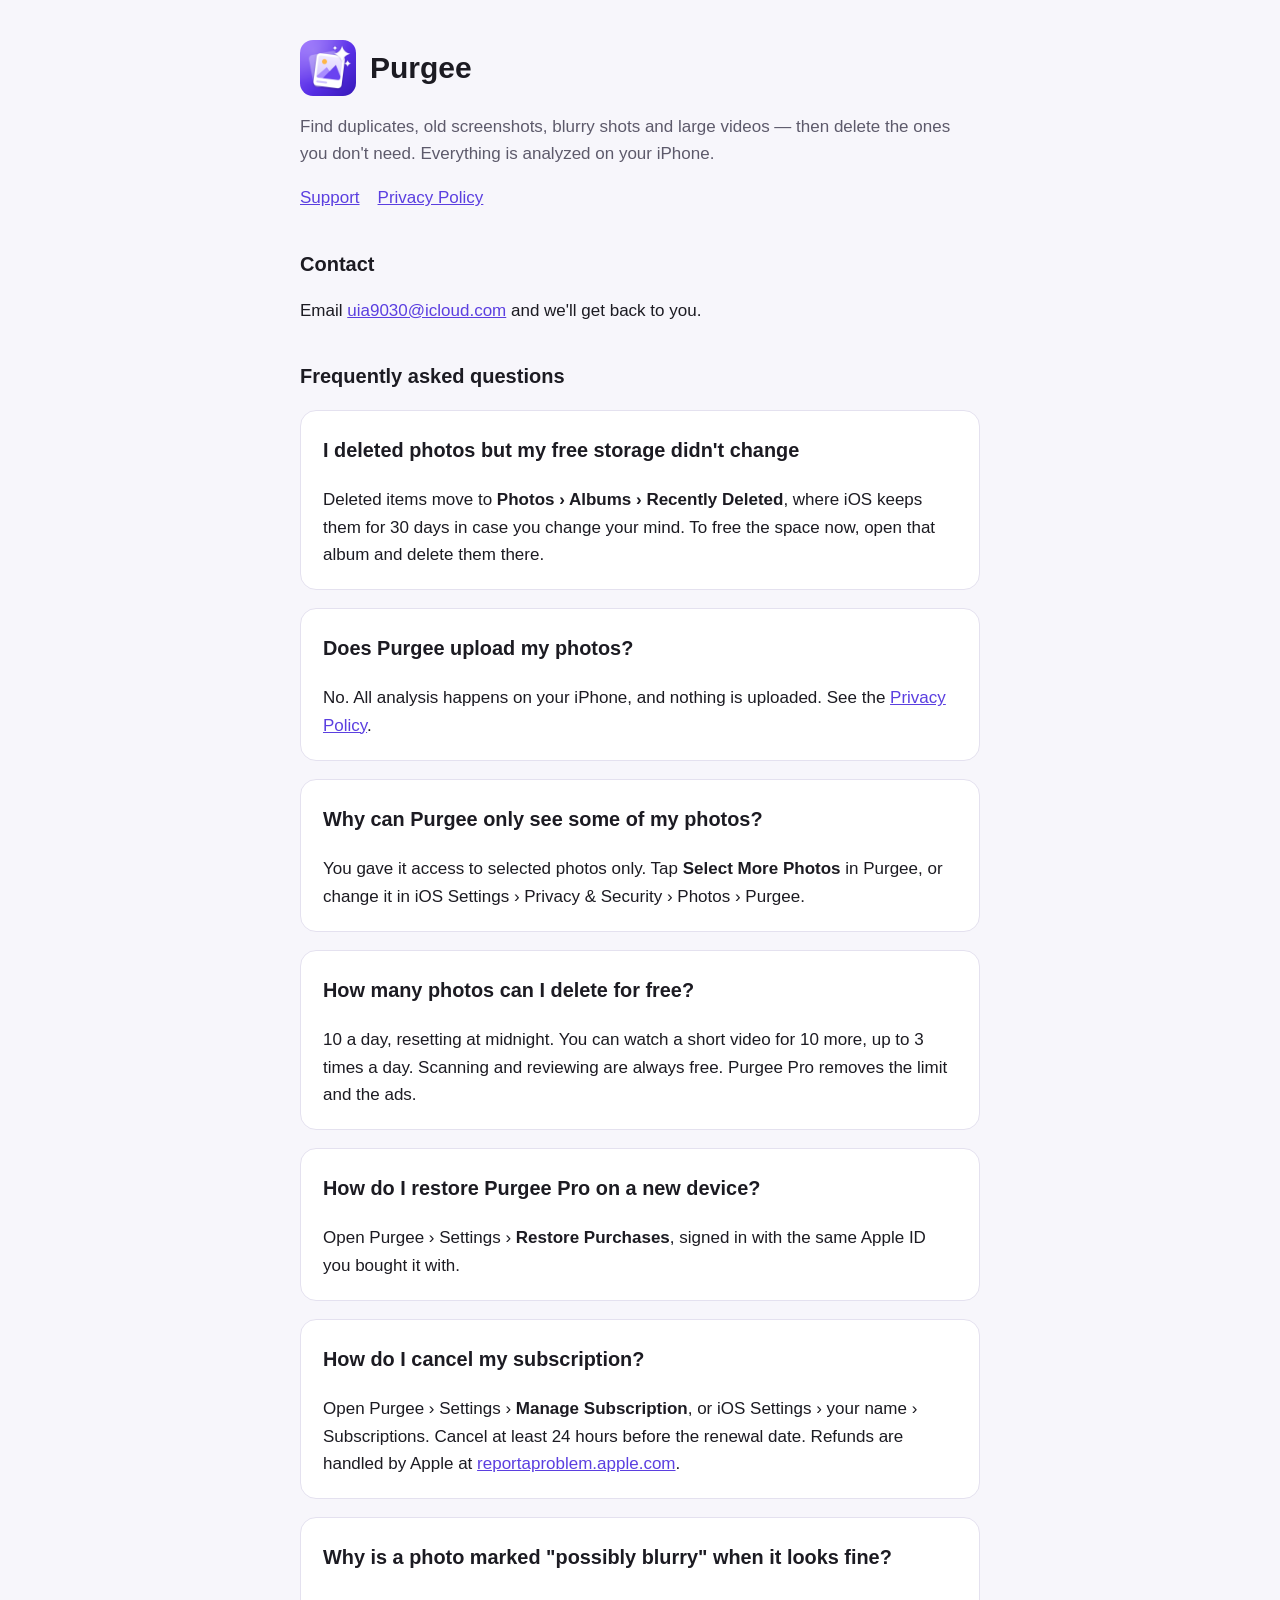
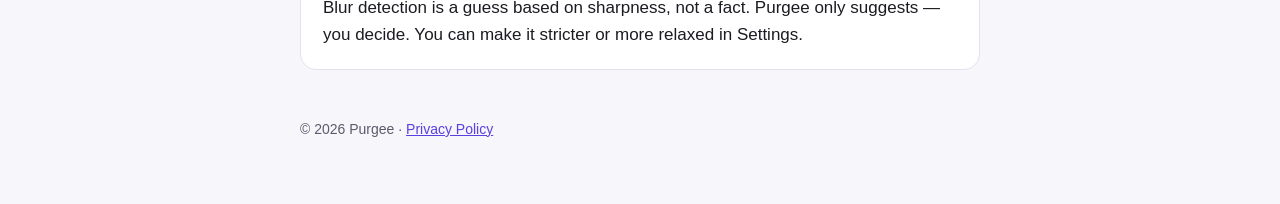
<file: index.html>
<!DOCTYPE html>
<html lang="en">
<head>
<meta charset="utf-8">
<meta name="viewport" content="width=device-width, initial-scale=1">
<title>Purgee — Support</title>
<link rel="stylesheet" href="style.css">
</head>
<body>
<main>
  <header>
    <img src="icon.png" alt="">
    <h1>Purgee</h1>
  </header>
  <p class="muted">Find duplicates, old screenshots, blurry shots and large videos — then delete the ones you don't need. Everything is analyzed on your iPhone.</p>
  <nav><a href="index.html">Support</a><a href="privacy.html">Privacy Policy</a></nav>

  <h2>Contact</h2>
  <p>Email <a href="mailto:uia9030@icloud.com">uia9030@icloud.com</a> and we'll get back to you.</p>

  <h2>Frequently asked questions</h2>

  <div class="card">
    <h3>I deleted photos but my free storage didn't change</h3>
    <p>Deleted items move to <strong>Photos › Albums › Recently Deleted</strong>, where iOS keeps them
    for 30 days in case you change your mind. To free the space now, open that album and delete them there.</p>
  </div>

  <div class="card">
    <h3>Does Purgee upload my photos?</h3>
    <p>No. All analysis happens on your iPhone, and nothing is uploaded. See the <a href="privacy.html">Privacy Policy</a>.</p>
  </div>

  <div class="card">
    <h3>Why can Purgee only see some of my photos?</h3>
    <p>You gave it access to selected photos only. Tap <strong>Select More Photos</strong> in Purgee,
    or change it in iOS Settings › Privacy &amp; Security › Photos › Purgee.</p>
  </div>

  <div class="card">
    <h3>How many photos can I delete for free?</h3>
    <p>10 a day, resetting at midnight. You can watch a short video for 10 more, up to 3 times a day.
    Scanning and reviewing are always free. Purgee Pro removes the limit and the ads.</p>
  </div>

  <div class="card">
    <h3>How do I restore Purgee Pro on a new device?</h3>
    <p>Open Purgee › Settings › <strong>Restore Purchases</strong>, signed in with the same Apple ID you bought it with.</p>
  </div>

  <div class="card">
    <h3>How do I cancel my subscription?</h3>
    <p>Open Purgee › Settings › <strong>Manage Subscription</strong>, or iOS Settings › your name › Subscriptions.
    Cancel at least 24 hours before the renewal date. Refunds are handled by Apple at
    <a href="https://reportaproblem.apple.com">reportaproblem.apple.com</a>.</p>
  </div>

  <div class="card">
    <h3>Why is a photo marked "possibly blurry" when it looks fine?</h3>
    <p>Blur detection is a guess based on sharpness, not a fact. Purgee only suggests — you decide.
    You can make it stricter or more relaxed in Settings.</p>
  </div>

  <footer>© 2026 Purgee · <a href="privacy.html">Privacy Policy</a></footer>
</main>
</body>
</html>
</file>
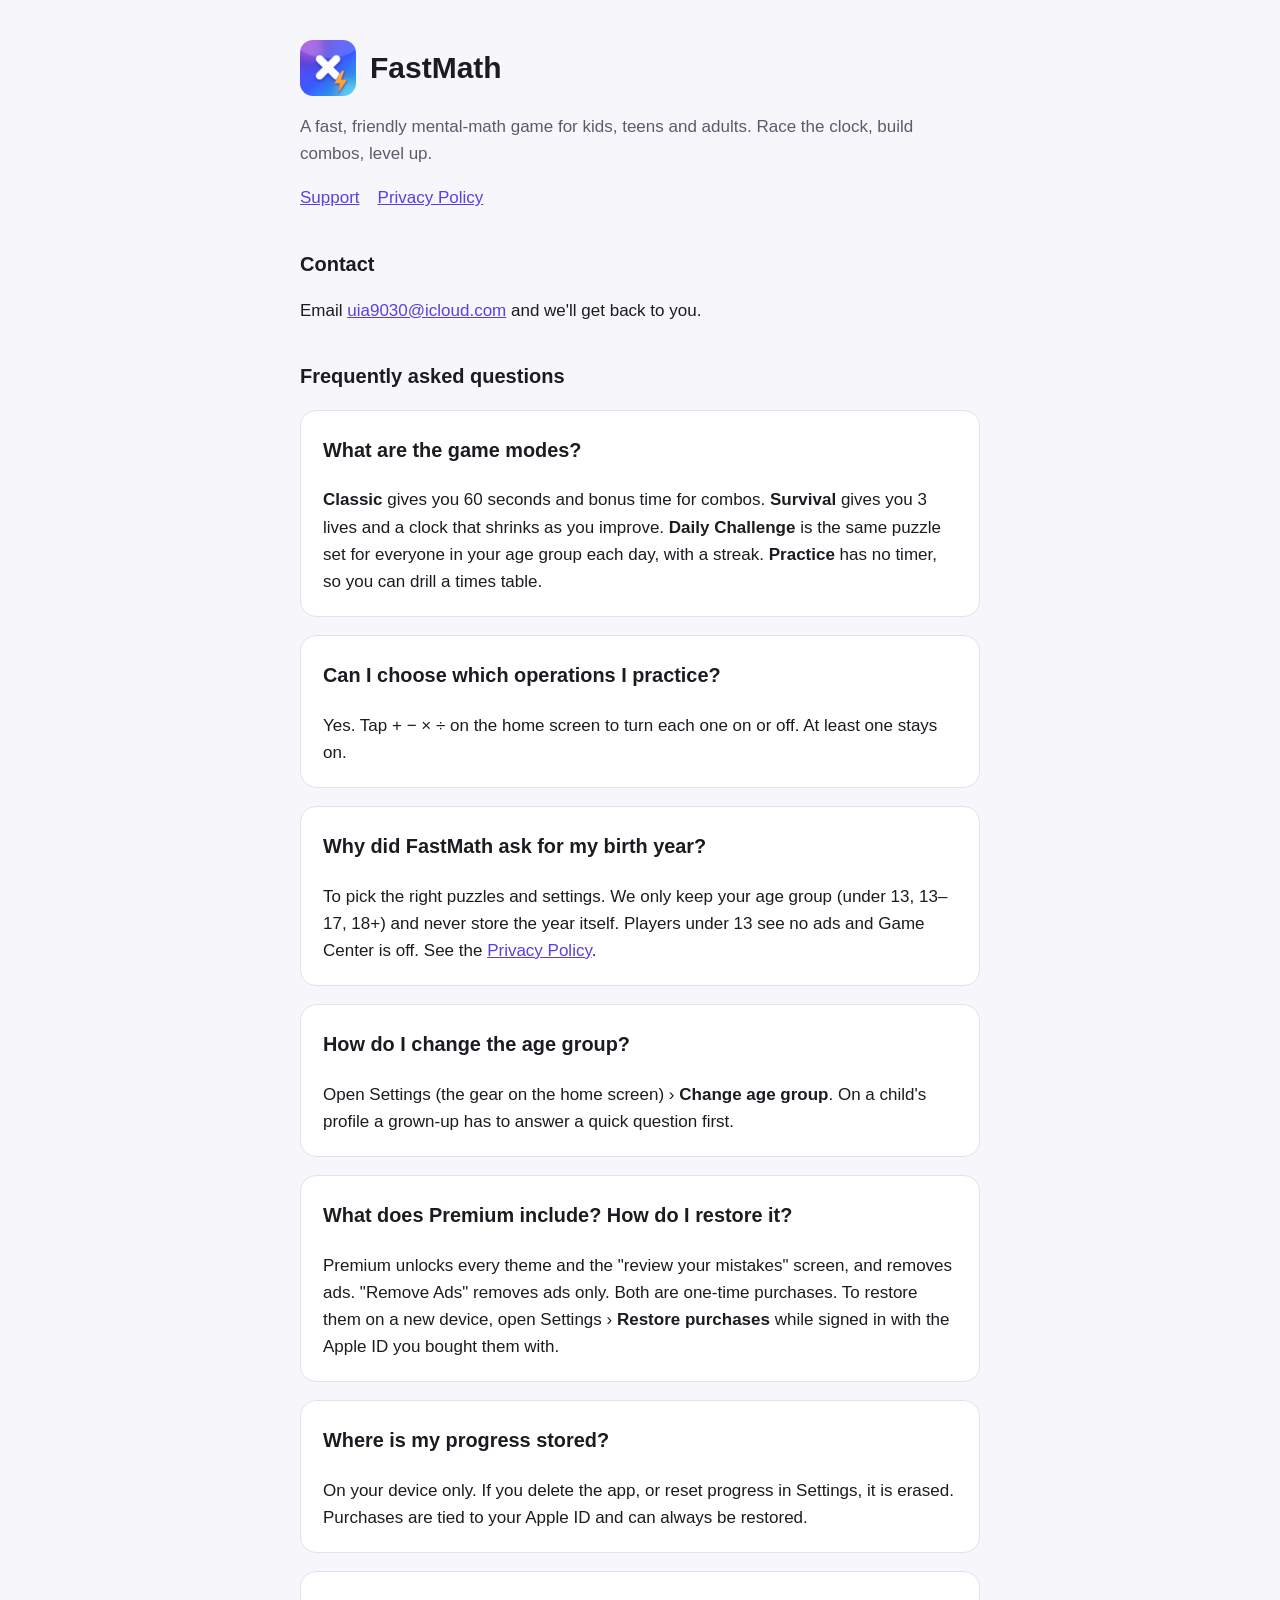
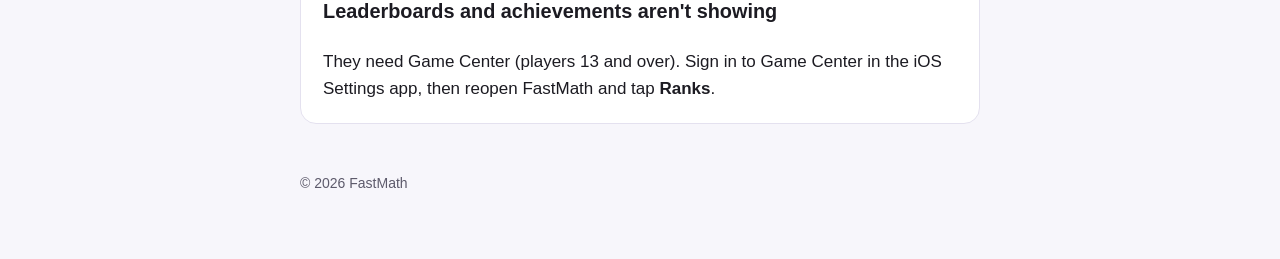
<file: fastmath/index.html>
<!DOCTYPE html>
<html lang="en">
<head>
<meta charset="utf-8">
<meta name="viewport" content="width=device-width, initial-scale=1">
<title>FastMath — Support</title>
<link rel="stylesheet" href="../style.css">
</head>
<body>
<main>
  <header>
    <img src="icon.png" alt="">
    <h1>FastMath</h1>
  </header>
  <p class="muted">A fast, friendly mental-math game for kids, teens and adults. Race the clock, build combos, level up.</p>
  <nav><a href="index.html">Support</a><a href="privacy.html">Privacy Policy</a></nav>

  <h2>Contact</h2>
  <p>Email <a href="mailto:uia9030@icloud.com">uia9030@icloud.com</a> and we'll get back to you.</p>

  <h2>Frequently asked questions</h2>

  <div class="card">
    <h3>What are the game modes?</h3>
    <p><strong>Classic</strong> gives you 60 seconds and bonus time for combos. <strong>Survival</strong> gives you
    3 lives and a clock that shrinks as you improve. <strong>Daily Challenge</strong> is the same puzzle set for everyone
    in your age group each day, with a streak. <strong>Practice</strong> has no timer, so you can drill a times table.</p>
  </div>

  <div class="card">
    <h3>Can I choose which operations I practice?</h3>
    <p>Yes. Tap + − × ÷ on the home screen to turn each one on or off. At least one stays on.</p>
  </div>

  <div class="card">
    <h3>Why did FastMath ask for my birth year?</h3>
    <p>To pick the right puzzles and settings. We only keep your age group (under 13, 13–17, 18+) and never store
    the year itself. Players under 13 see no ads and Game Center is off. See the <a href="privacy.html">Privacy Policy</a>.</p>
  </div>

  <div class="card">
    <h3>How do I change the age group?</h3>
    <p>Open Settings (the gear on the home screen) › <strong>Change age group</strong>. On a child's profile a
    grown-up has to answer a quick question first.</p>
  </div>

  <div class="card">
    <h3>What does Premium include? How do I restore it?</h3>
    <p>Premium unlocks every theme and the "review your mistakes" screen, and removes ads. "Remove Ads" removes ads only.
    Both are one-time purchases. To restore them on a new device, open Settings › <strong>Restore purchases</strong>
    while signed in with the Apple ID you bought them with.</p>
  </div>

  <div class="card">
    <h3>Where is my progress stored?</h3>
    <p>On your device only. If you delete the app, or reset progress in Settings, it is erased. Purchases are tied to
    your Apple ID and can always be restored.</p>
  </div>

  <div class="card">
    <h3>Leaderboards and achievements aren't showing</h3>
    <p>They need Game Center (players 13 and over). Sign in to Game Center in the iOS Settings app, then reopen
    FastMath and tap <strong>Ranks</strong>.</p>
  </div>

  <footer>© 2026 FastMath</footer>
</main>
</body>
</html>
</file>
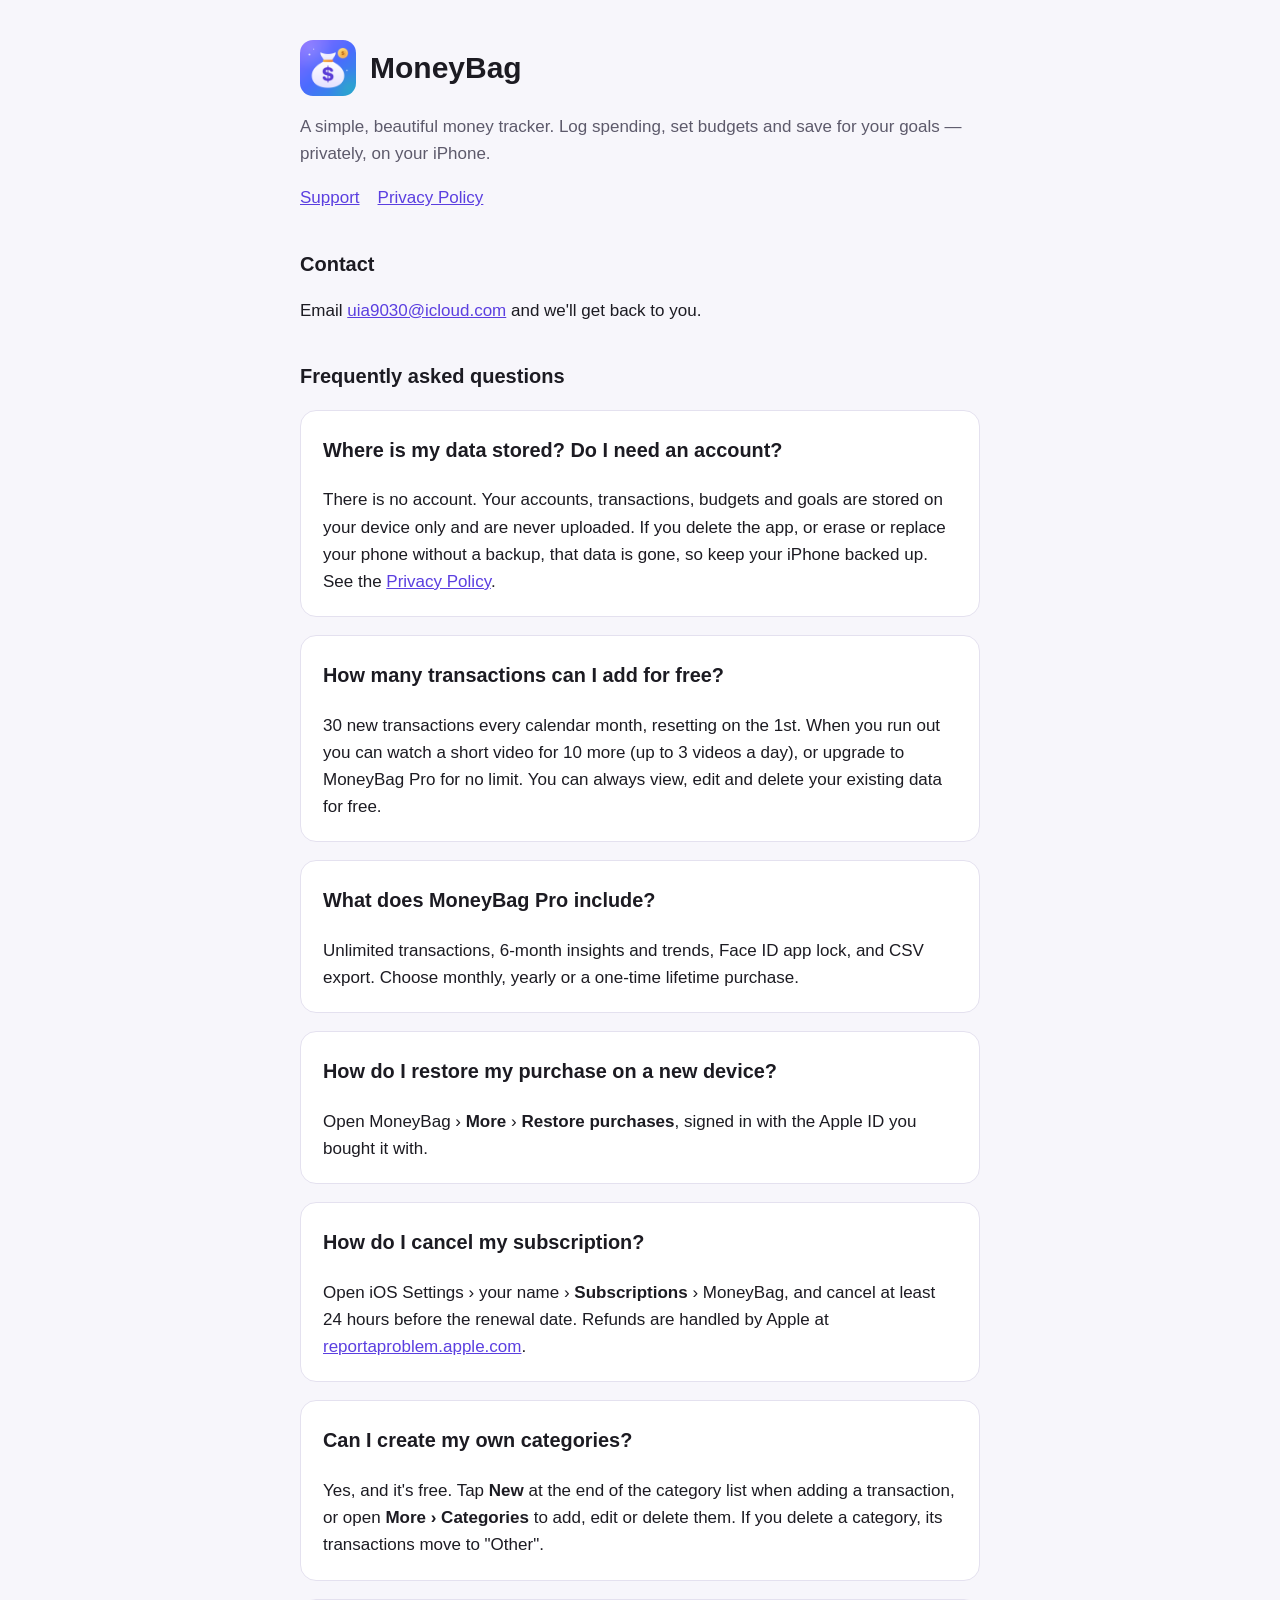
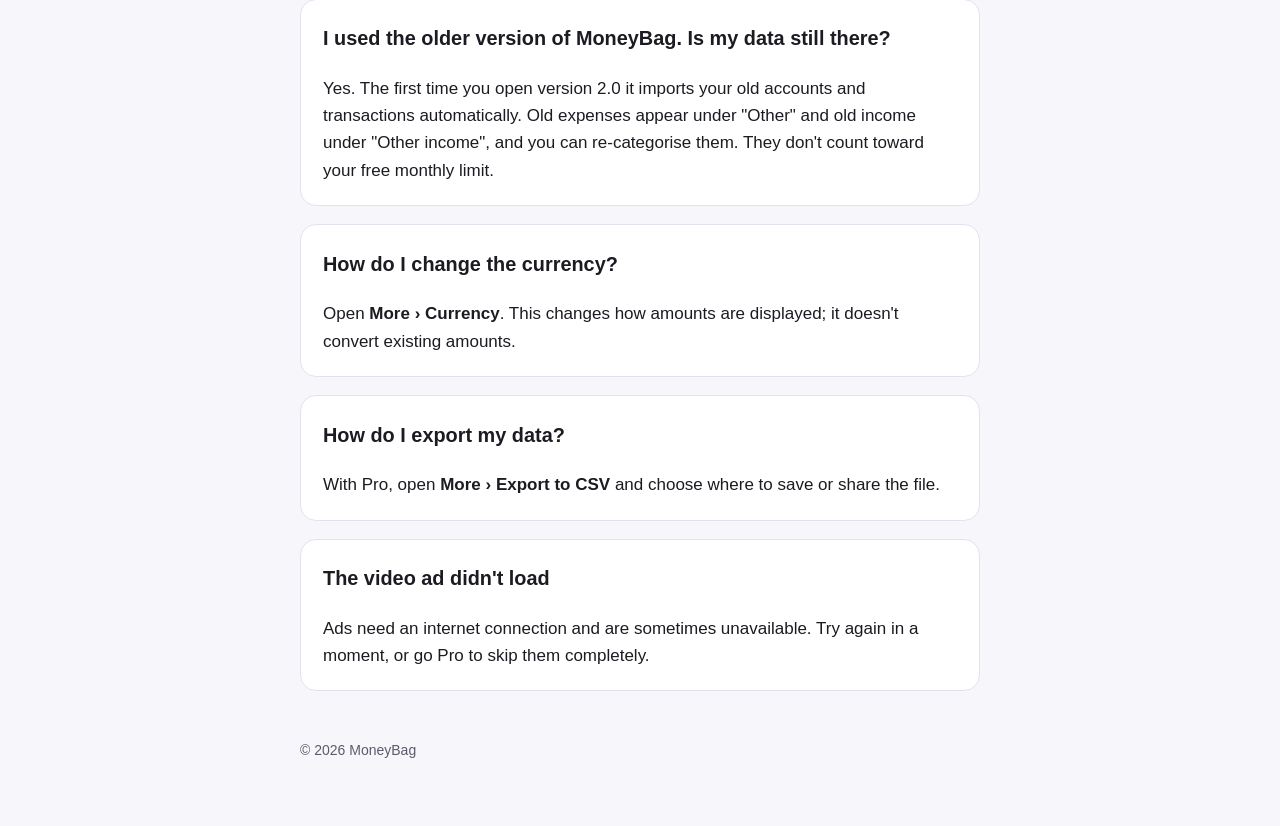
<file: moneybag/index.html>
<!DOCTYPE html>
<html lang="en">
<head>
<meta charset="utf-8">
<meta name="viewport" content="width=device-width, initial-scale=1">
<title>MoneyBag — Support</title>
<link rel="stylesheet" href="../style.css">
</head>
<body>
<main>
  <header>
    <img src="icon.png" alt="">
    <h1>MoneyBag</h1>
  </header>
  <p class="muted">A simple, beautiful money tracker. Log spending, set budgets and save for your goals — privately, on your iPhone.</p>
  <nav><a href="index.html">Support</a><a href="privacy.html">Privacy Policy</a></nav>

  <h2>Contact</h2>
  <p>Email <a href="mailto:uia9030@icloud.com">uia9030@icloud.com</a> and we'll get back to you.</p>

  <h2>Frequently asked questions</h2>

  <div class="card">
    <h3>Where is my data stored? Do I need an account?</h3>
    <p>There is no account. Your accounts, transactions, budgets and goals are stored on your device only and are never
    uploaded. If you delete the app, or erase or replace your phone without a backup, that data is gone, so keep your
    iPhone backed up. See the <a href="privacy.html">Privacy Policy</a>.</p>
  </div>

  <div class="card">
    <h3>How many transactions can I add for free?</h3>
    <p>30 new transactions every calendar month, resetting on the 1st. When you run out you can watch a short video
    for 10 more (up to 3 videos a day), or upgrade to MoneyBag Pro for no limit. You can always view, edit and delete
    your existing data for free.</p>
  </div>

  <div class="card">
    <h3>What does MoneyBag Pro include?</h3>
    <p>Unlimited transactions, 6-month insights and trends, Face ID app lock, and CSV export. Choose monthly, yearly
    or a one-time lifetime purchase.</p>
  </div>

  <div class="card">
    <h3>How do I restore my purchase on a new device?</h3>
    <p>Open MoneyBag › <strong>More</strong> › <strong>Restore purchases</strong>, signed in with the Apple ID you bought it with.</p>
  </div>

  <div class="card">
    <h3>How do I cancel my subscription?</h3>
    <p>Open iOS Settings › your name › <strong>Subscriptions</strong> › MoneyBag, and cancel at least 24 hours before the
    renewal date. Refunds are handled by Apple at <a href="https://reportaproblem.apple.com">reportaproblem.apple.com</a>.</p>
  </div>

  <div class="card">
    <h3>Can I create my own categories?</h3>
    <p>Yes, and it's free. Tap <strong>New</strong> at the end of the category list when adding a transaction, or open
    <strong>More › Categories</strong> to add, edit or delete them. If you delete a category, its transactions move to "Other".</p>
  </div>

  <div class="card">
    <h3>I used the older version of MoneyBag. Is my data still there?</h3>
    <p>Yes. The first time you open version 2.0 it imports your old accounts and transactions automatically.
    Old expenses appear under "Other" and old income under "Other income", and you can re-categorise them.
    They don't count toward your free monthly limit.</p>
  </div>

  <div class="card">
    <h3>How do I change the currency?</h3>
    <p>Open <strong>More › Currency</strong>. This changes how amounts are displayed; it doesn't convert existing amounts.</p>
  </div>

  <div class="card">
    <h3>How do I export my data?</h3>
    <p>With Pro, open <strong>More › Export to CSV</strong> and choose where to save or share the file.</p>
  </div>

  <div class="card">
    <h3>The video ad didn't load</h3>
    <p>Ads need an internet connection and are sometimes unavailable. Try again in a moment, or go Pro to skip them completely.</p>
  </div>

  <footer>© 2026 MoneyBag</footer>
</main>
</body>
</html>
</file>
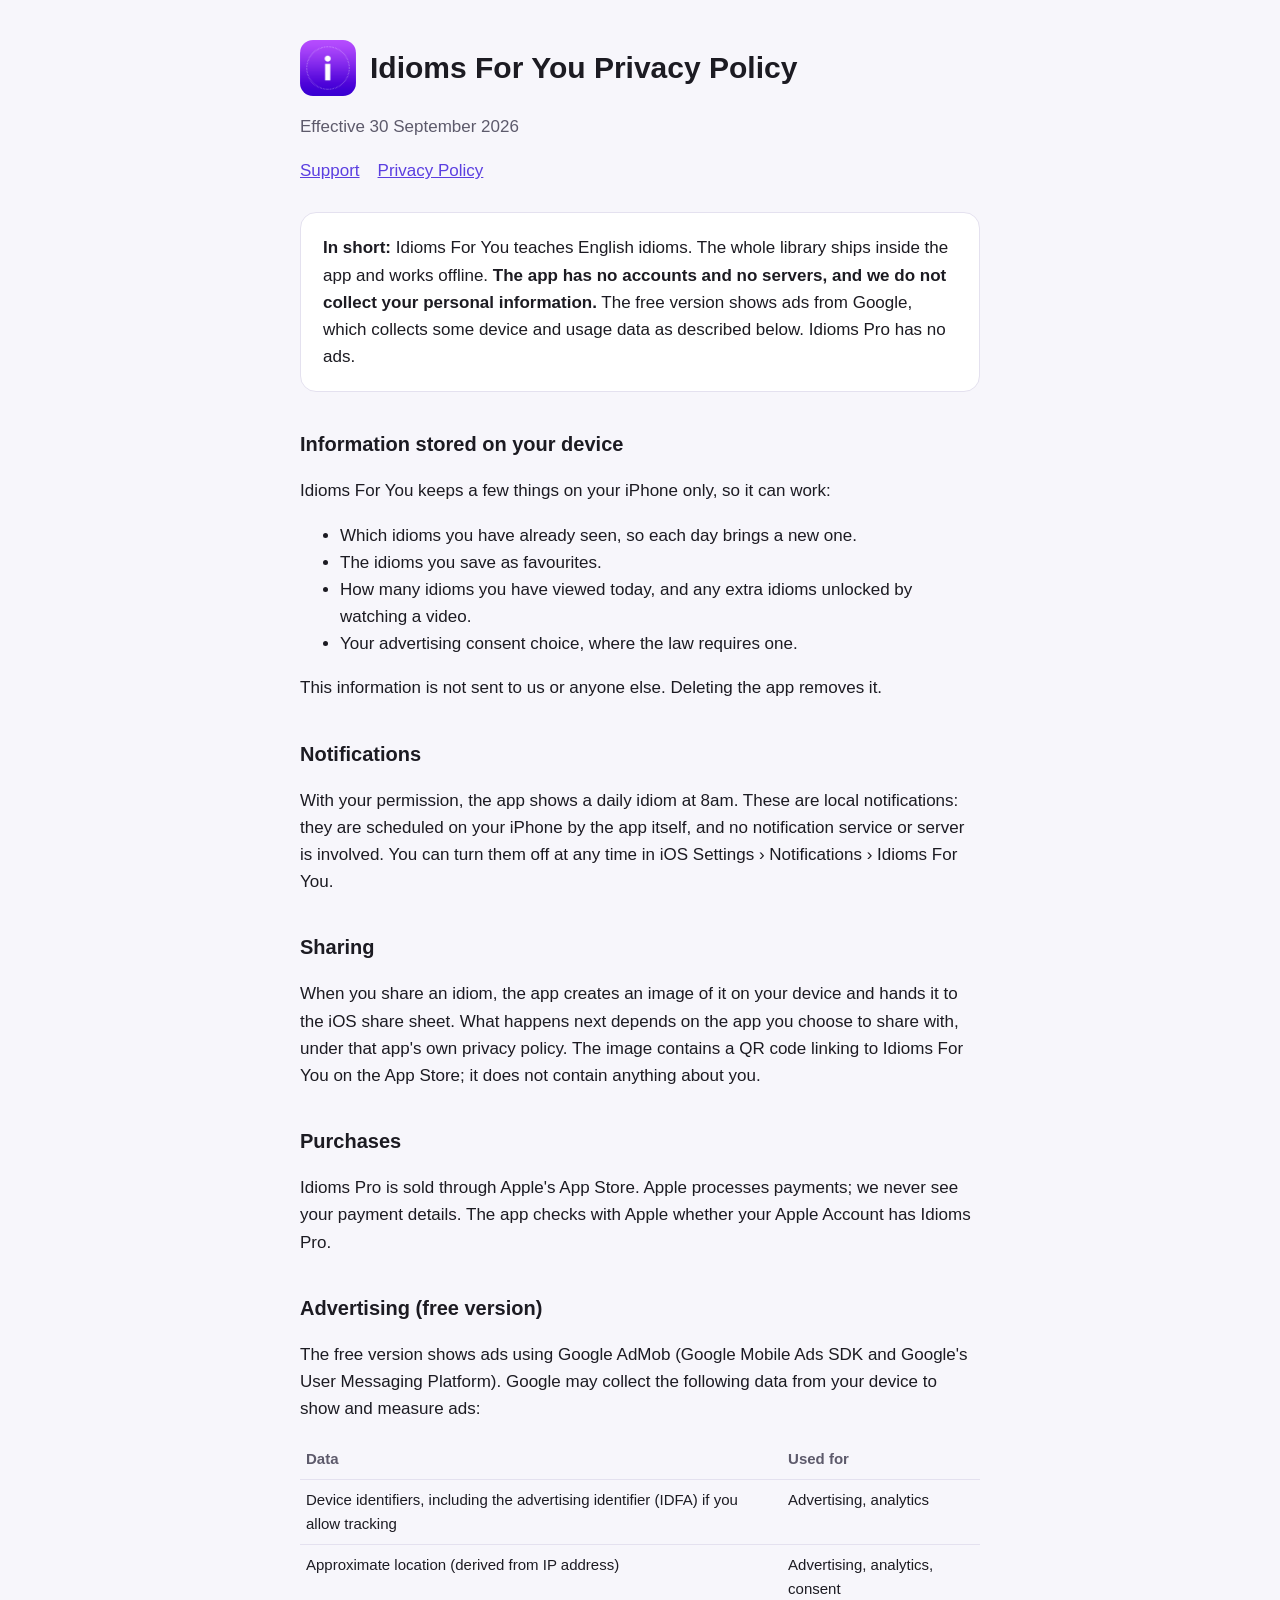
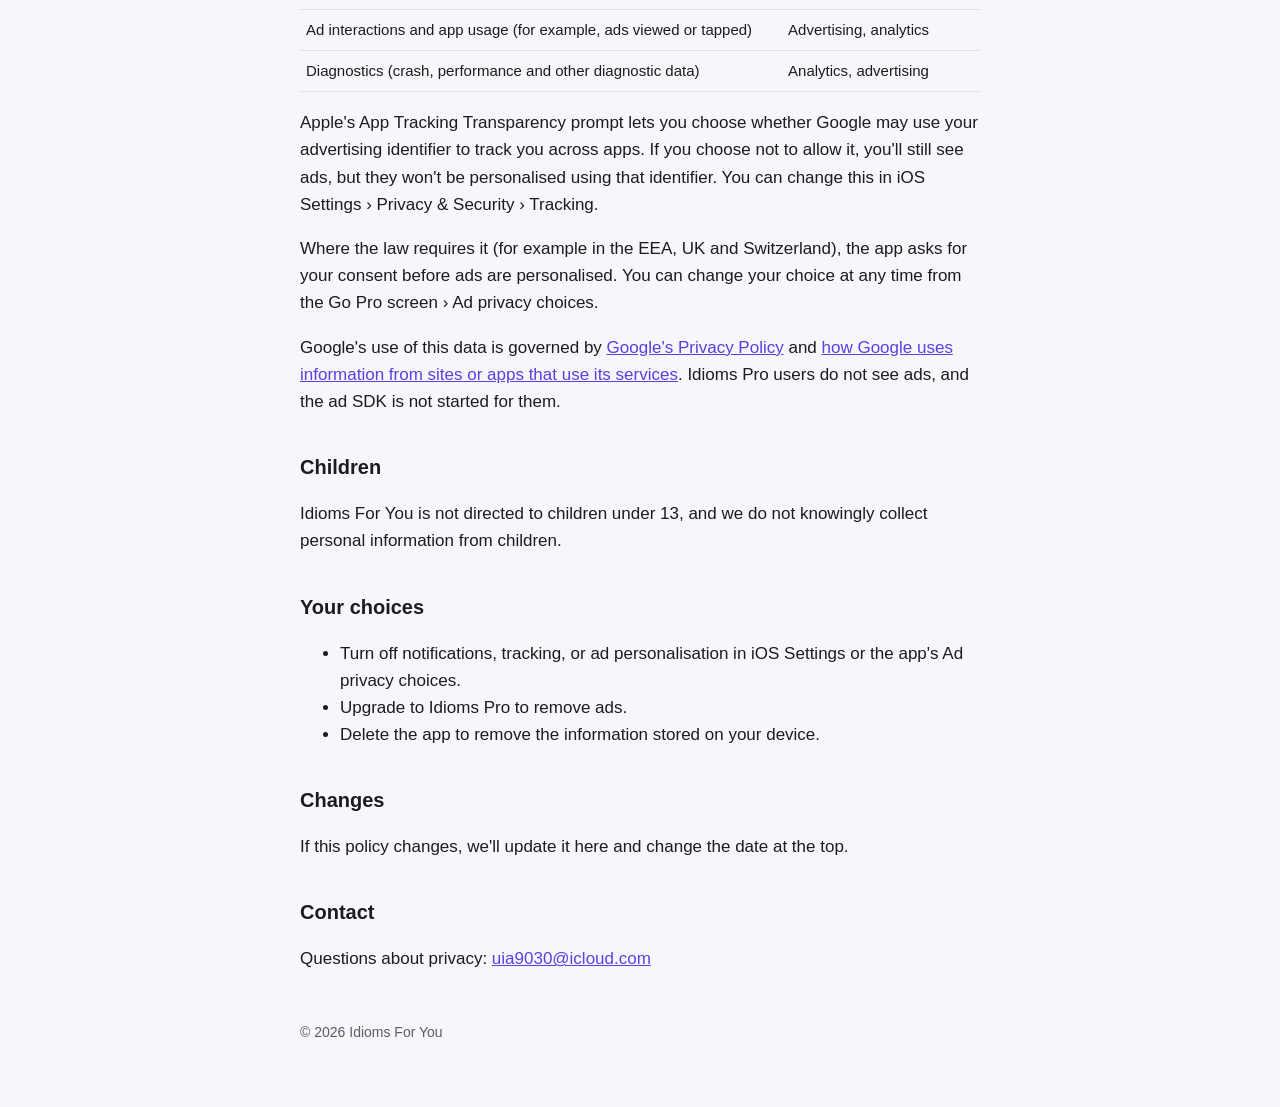
<file: idioms-privacy.html>
<!DOCTYPE html>
<html lang="en">
<head>
<meta charset="utf-8">
<meta name="viewport" content="width=device-width, initial-scale=1">
<title>Idioms For You — Privacy Policy</title>
<link rel="stylesheet" href="style.css">
</head>
<body>
<main>
  <header>
    <img src="idioms-icon.png" alt="">
    <h1>Idioms For You Privacy Policy</h1>
  </header>
  <p class="muted">Effective 30 September 2026</p>
  <nav><a href="index.html">Support</a><a href="idioms-privacy.html">Privacy Policy</a></nav>

  <div class="card">
    <p><strong>In short:</strong> Idioms For You teaches English idioms. The whole library ships inside
    the app and works offline. <strong>The app has no accounts and no servers, and we do not collect
    your personal information.</strong> The free version shows ads from Google, which collects some
    device and usage data as described below. Idioms Pro has no ads.</p>
  </div>

  <h2>Information stored on your device</h2>
  <p>Idioms For You keeps a few things on your iPhone only, so it can work:</p>
  <ul>
    <li>Which idioms you have already seen, so each day brings a new one.</li>
    <li>The idioms you save as favourites.</li>
    <li>How many idioms you have viewed today, and any extra idioms unlocked by watching a video.</li>
    <li>Your advertising consent choice, where the law requires one.</li>
  </ul>
  <p>This information is not sent to us or anyone else. Deleting the app removes it.</p>

  <h2>Notifications</h2>
  <p>With your permission, the app shows a daily idiom at 8am. These are local notifications: they are
  scheduled on your iPhone by the app itself, and no notification service or server is involved. You can
  turn them off at any time in iOS Settings › Notifications › Idioms For You.</p>

  <h2>Sharing</h2>
  <p>When you share an idiom, the app creates an image of it on your device and hands it to the iOS share
  sheet. What happens next depends on the app you choose to share with, under that app's own privacy
  policy. The image contains a QR code linking to Idioms For You on the App Store; it does not contain
  anything about you.</p>

  <h2>Purchases</h2>
  <p>Idioms Pro is sold through Apple's App Store. Apple processes payments; we never see your payment
  details. The app checks with Apple whether your Apple Account has Idioms Pro.</p>

  <h2>Advertising (free version)</h2>
  <p>The free version shows ads using Google AdMob (Google Mobile Ads SDK and Google's User Messaging
  Platform). Google may collect the following data from your device to show and measure ads:</p>
  <table>
    <tr><th>Data</th><th>Used for</th></tr>
    <tr><td>Device identifiers, including the advertising identifier (IDFA) if you allow tracking</td><td>Advertising, analytics</td></tr>
    <tr><td>Approximate location (derived from IP address)</td><td>Advertising, analytics, consent</td></tr>
    <tr><td>Ad interactions and app usage (for example, ads viewed or tapped)</td><td>Advertising, analytics</td></tr>
    <tr><td>Diagnostics (crash, performance and other diagnostic data)</td><td>Analytics, advertising</td></tr>
  </table>
  <p>Apple's App Tracking Transparency prompt lets you choose whether Google may use your advertising
  identifier to track you across apps. If you choose not to allow it, you'll still see ads, but they won't
  be personalised using that identifier. You can change this in iOS Settings › Privacy &amp; Security › Tracking.</p>
  <p>Where the law requires it (for example in the EEA, UK and Switzerland), the app asks for your consent
  before ads are personalised. You can change your choice at any time from the Go Pro screen › Ad privacy choices.</p>
  <p>Google's use of this data is governed by
  <a href="https://policies.google.com/privacy">Google's Privacy Policy</a> and
  <a href="https://policies.google.com/technologies/partner-sites">how Google uses information from sites or apps that use its services</a>.
  Idioms Pro users do not see ads, and the ad SDK is not started for them.</p>

  <h2>Children</h2>
  <p>Idioms For You is not directed to children under 13, and we do not knowingly collect personal
  information from children.</p>

  <h2>Your choices</h2>
  <ul>
    <li>Turn off notifications, tracking, or ad personalisation in iOS Settings or the app's Ad privacy choices.</li>
    <li>Upgrade to Idioms Pro to remove ads.</li>
    <li>Delete the app to remove the information stored on your device.</li>
  </ul>

  <h2>Changes</h2>
  <p>If this policy changes, we'll update it here and change the date at the top.</p>

  <h2>Contact</h2>
  <p>Questions about privacy: <a href="mailto:uia9030@icloud.com">uia9030@icloud.com</a></p>

  <footer>© 2026 Idioms For You</footer>
</main>
</body>
</html>
</file>
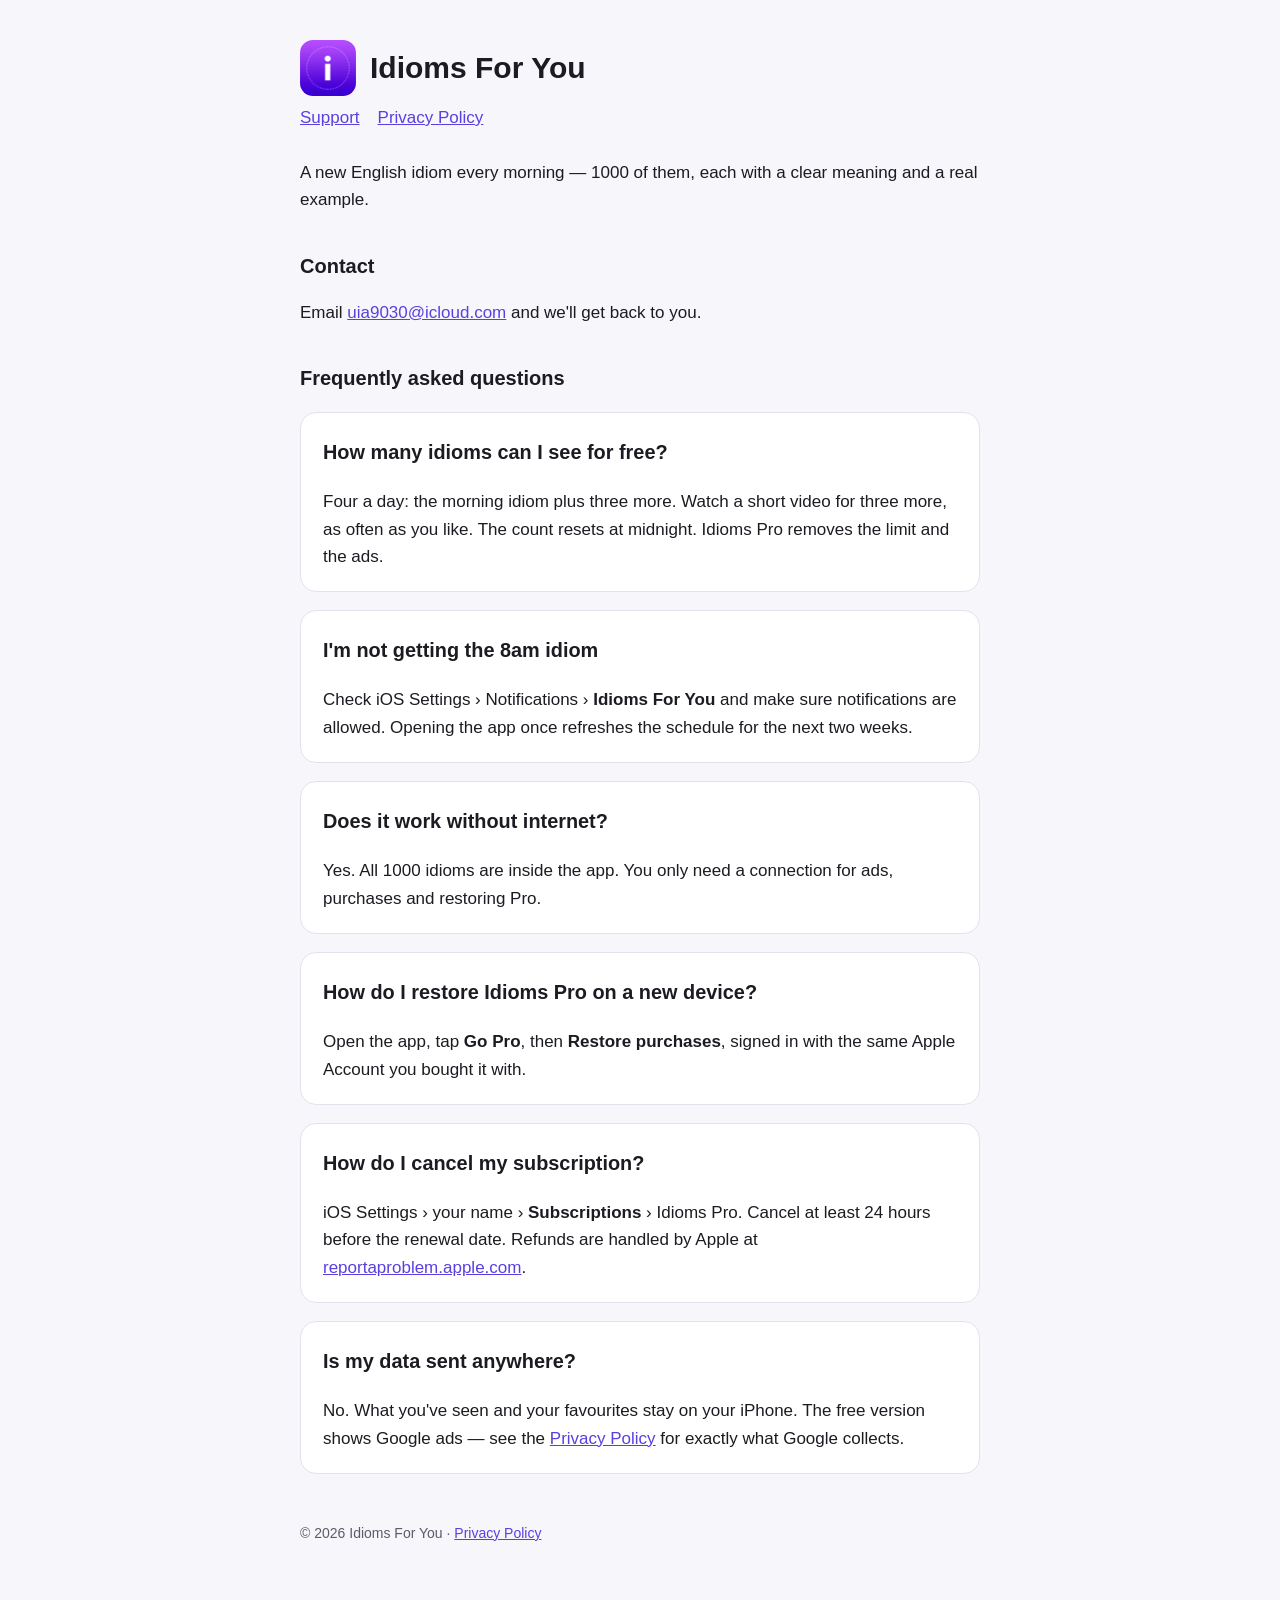
<file: idioms.html>
<!DOCTYPE html>
<html lang="en">
<head>
<meta charset="utf-8">
<meta name="viewport" content="width=device-width, initial-scale=1">
<title>Idioms For You — Support</title>
<link rel="stylesheet" href="style.css">
</head>
<body>
<main>
  <header>
    <img src="idioms-icon.png" alt="">
    <h1>Idioms For You</h1>
  </header>
  <nav><a href="idioms.html">Support</a><a href="idioms-privacy.html">Privacy Policy</a></nav>

  <p>A new English idiom every morning — 1000 of them, each with a clear meaning and a real example.</p>

  <h2>Contact</h2>
  <p>Email <a href="mailto:uia9030@icloud.com">uia9030@icloud.com</a> and we'll get back to you.</p>

  <h2>Frequently asked questions</h2>

  <div class="card">
    <h3>How many idioms can I see for free?</h3>
    <p>Four a day: the morning idiom plus three more. Watch a short video for three more, as often as you
    like. The count resets at midnight. Idioms Pro removes the limit and the ads.</p>
  </div>

  <div class="card">
    <h3>I'm not getting the 8am idiom</h3>
    <p>Check iOS Settings › Notifications › <strong>Idioms For You</strong> and make sure notifications are
    allowed. Opening the app once refreshes the schedule for the next two weeks.</p>
  </div>

  <div class="card">
    <h3>Does it work without internet?</h3>
    <p>Yes. All 1000 idioms are inside the app. You only need a connection for ads, purchases and
    restoring Pro.</p>
  </div>

  <div class="card">
    <h3>How do I restore Idioms Pro on a new device?</h3>
    <p>Open the app, tap <strong>Go Pro</strong>, then <strong>Restore purchases</strong>, signed in with the
    same Apple Account you bought it with.</p>
  </div>

  <div class="card">
    <h3>How do I cancel my subscription?</h3>
    <p>iOS Settings › your name › <strong>Subscriptions</strong> › Idioms Pro. Cancel at least 24 hours before
    the renewal date. Refunds are handled by Apple at
    <a href="https://reportaproblem.apple.com">reportaproblem.apple.com</a>.</p>
  </div>

  <div class="card">
    <h3>Is my data sent anywhere?</h3>
    <p>No. What you've seen and your favourites stay on your iPhone. The free version shows Google ads — see
    the <a href="idioms-privacy.html">Privacy Policy</a> for exactly what Google collects.</p>
  </div>

  <footer>© 2026 Idioms For You · <a href="idioms-privacy.html">Privacy Policy</a></footer>
</main>
</body>
</html>
</file>
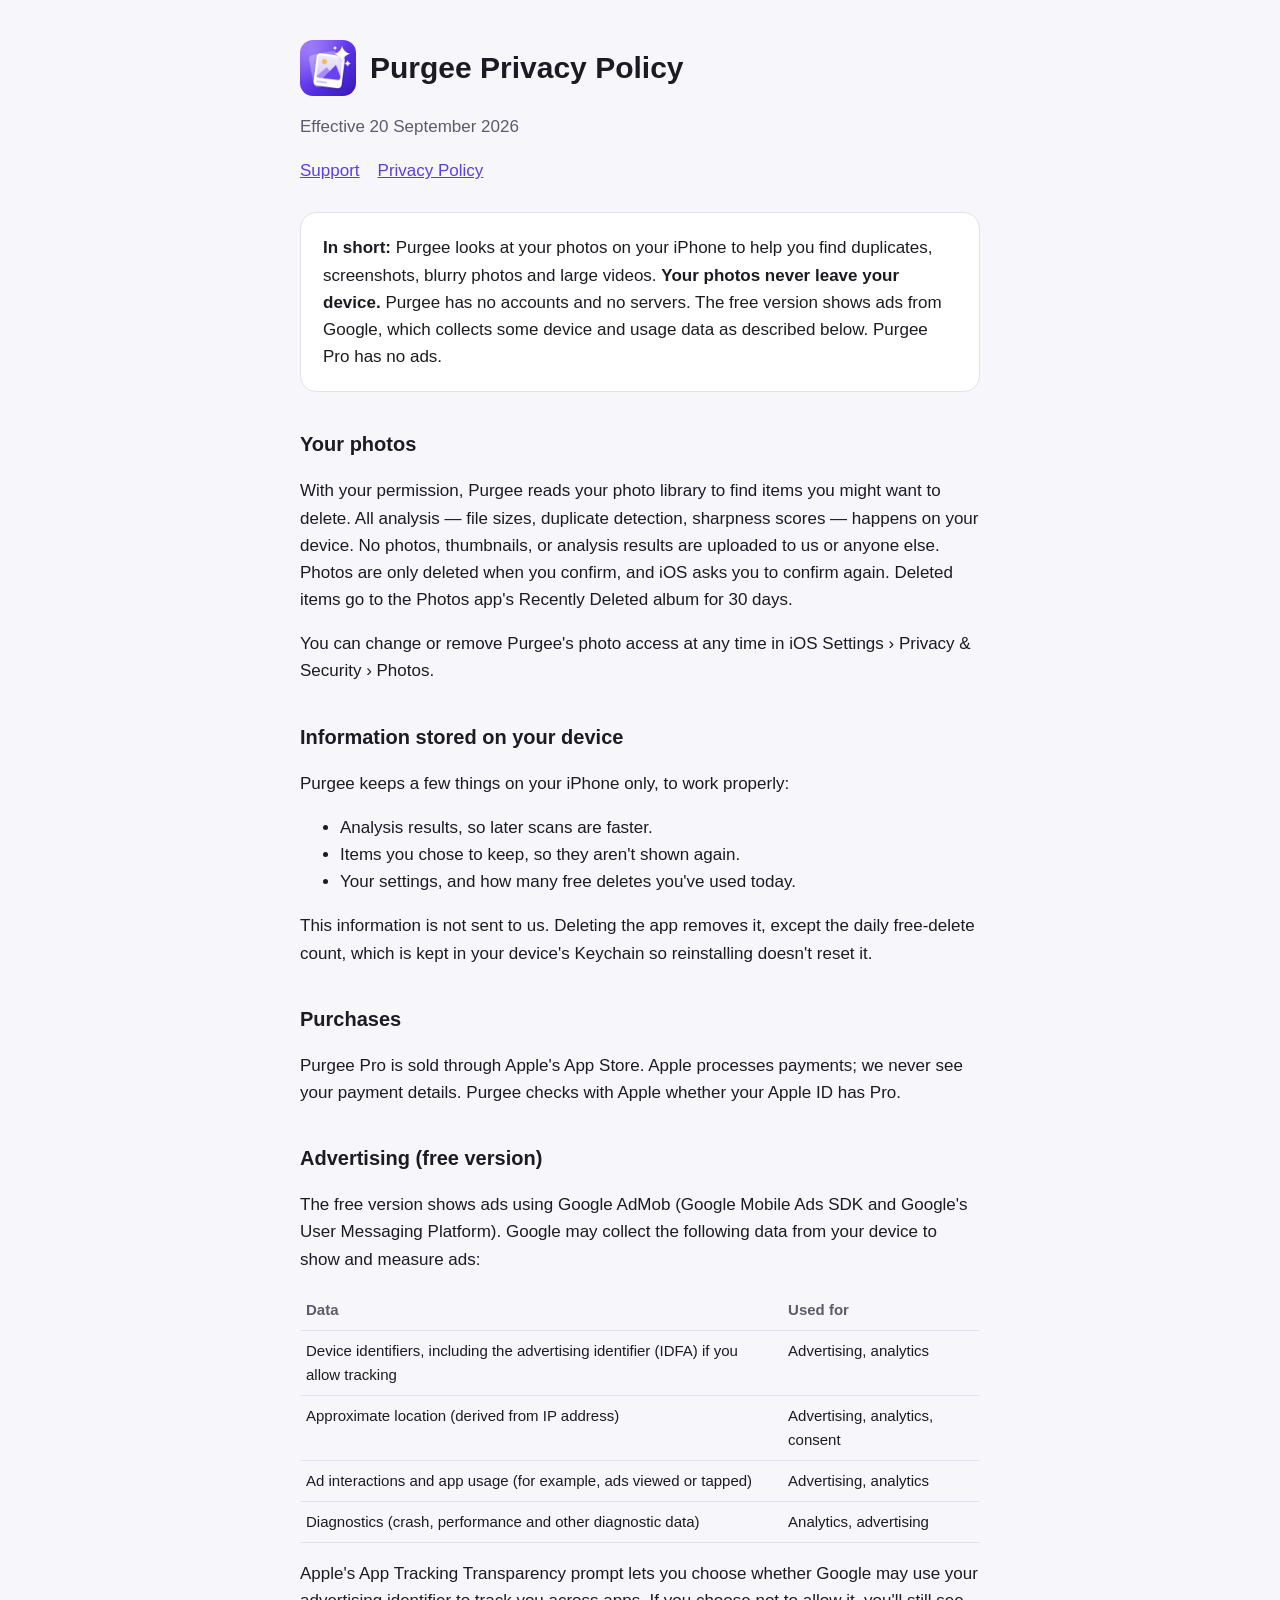
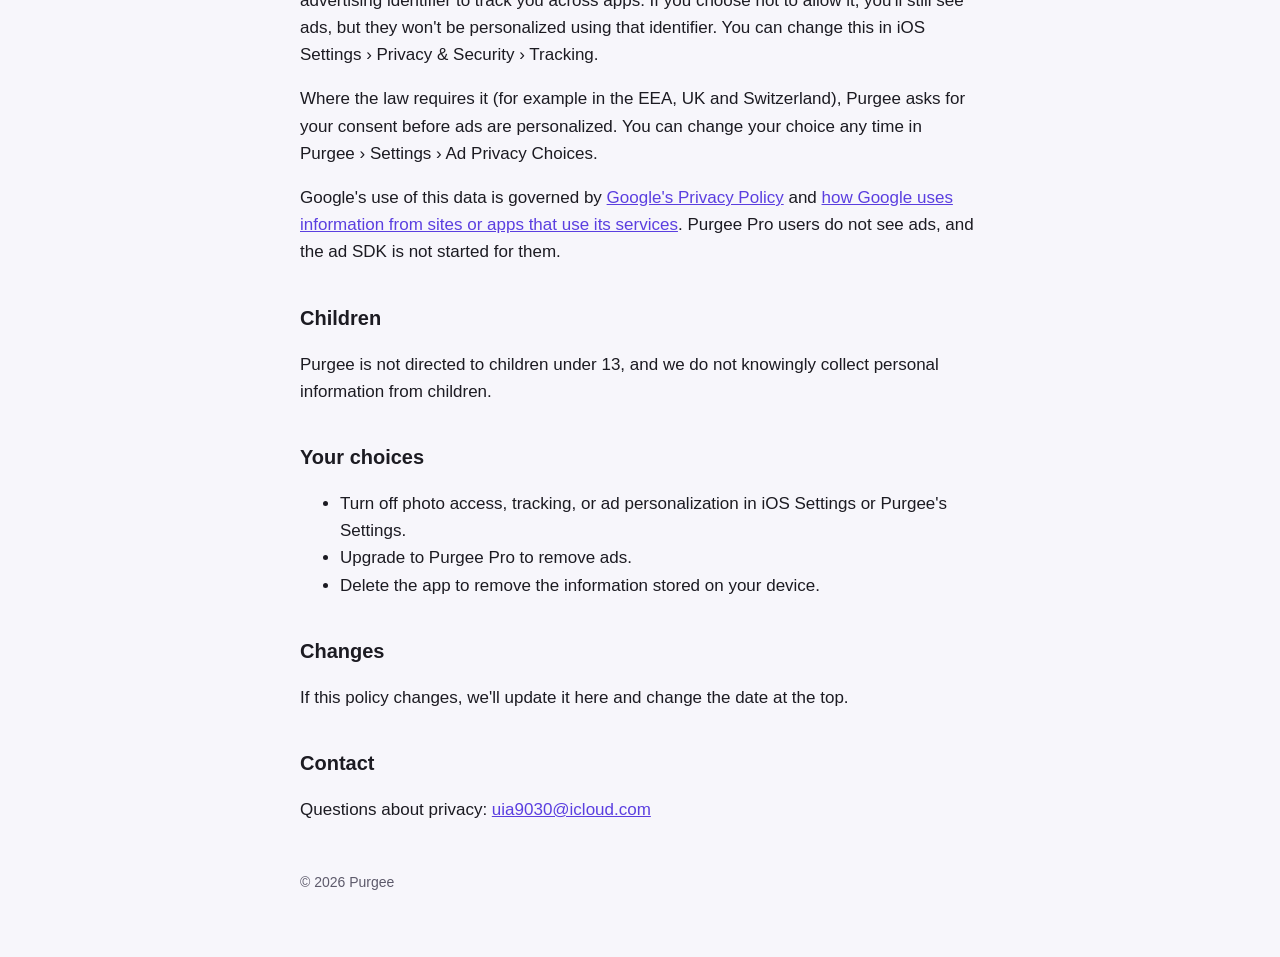
<file: privacy.html>
<!DOCTYPE html>
<html lang="en">
<head>
<meta charset="utf-8">
<meta name="viewport" content="width=device-width, initial-scale=1">
<title>Purgee — Privacy Policy</title>
<link rel="stylesheet" href="style.css">
</head>
<body>
<main>
  <header>
    <img src="icon.png" alt="">
    <h1>Purgee Privacy Policy</h1>
  </header>
  <p class="muted">Effective 20 September 2026</p>
  <nav><a href="index.html">Support</a><a href="privacy.html">Privacy Policy</a></nav>

  <div class="card">
    <p><strong>In short:</strong> Purgee looks at your photos on your iPhone to help you find duplicates,
    screenshots, blurry photos and large videos. <strong>Your photos never leave your device.</strong>
    Purgee has no accounts and no servers. The free version shows ads from Google, which collects
    some device and usage data as described below. Purgee Pro has no ads.</p>
  </div>

  <h2>Your photos</h2>
  <p>With your permission, Purgee reads your photo library to find items you might want to delete.
  All analysis — file sizes, duplicate detection, sharpness scores — happens on your device.
  No photos, thumbnails, or analysis results are uploaded to us or anyone else.
  Photos are only deleted when you confirm, and iOS asks you to confirm again.
  Deleted items go to the Photos app's Recently Deleted album for 30 days.</p>
  <p>You can change or remove Purgee's photo access at any time in iOS Settings › Privacy &amp; Security › Photos.</p>

  <h2>Information stored on your device</h2>
  <p>Purgee keeps a few things on your iPhone only, to work properly:</p>
  <ul>
    <li>Analysis results, so later scans are faster.</li>
    <li>Items you chose to keep, so they aren't shown again.</li>
    <li>Your settings, and how many free deletes you've used today.</li>
  </ul>
  <p>This information is not sent to us. Deleting the app removes it, except the daily free-delete
  count, which is kept in your device's Keychain so reinstalling doesn't reset it.</p>

  <h2>Purchases</h2>
  <p>Purgee Pro is sold through Apple's App Store. Apple processes payments; we never see your
  payment details. Purgee checks with Apple whether your Apple ID has Pro.</p>

  <h2>Advertising (free version)</h2>
  <p>The free version shows ads using Google AdMob (Google Mobile Ads SDK and Google's User Messaging
  Platform). Google may collect the following data from your device to show and measure ads:</p>
  <table>
    <tr><th>Data</th><th>Used for</th></tr>
    <tr><td>Device identifiers, including the advertising identifier (IDFA) if you allow tracking</td><td>Advertising, analytics</td></tr>
    <tr><td>Approximate location (derived from IP address)</td><td>Advertising, analytics, consent</td></tr>
    <tr><td>Ad interactions and app usage (for example, ads viewed or tapped)</td><td>Advertising, analytics</td></tr>
    <tr><td>Diagnostics (crash, performance and other diagnostic data)</td><td>Analytics, advertising</td></tr>
  </table>
  <p>Apple's App Tracking Transparency prompt lets you choose whether Google may use your advertising
  identifier to track you across apps. If you choose not to allow it, you'll still see ads, but they
  won't be personalized using that identifier. You can change this in iOS Settings › Privacy &amp; Security › Tracking.</p>
  <p>Where the law requires it (for example in the EEA, UK and Switzerland), Purgee asks for your consent
  before ads are personalized. You can change your choice any time in Purgee › Settings › Ad Privacy Choices.</p>
  <p>Google's use of this data is governed by
  <a href="https://policies.google.com/privacy">Google's Privacy Policy</a> and
  <a href="https://policies.google.com/technologies/partner-sites">how Google uses information from sites or apps that use its services</a>.
  Purgee Pro users do not see ads, and the ad SDK is not started for them.</p>

  <h2>Children</h2>
  <p>Purgee is not directed to children under 13, and we do not knowingly collect personal information from children.</p>

  <h2>Your choices</h2>
  <ul>
    <li>Turn off photo access, tracking, or ad personalization in iOS Settings or Purgee's Settings.</li>
    <li>Upgrade to Purgee Pro to remove ads.</li>
    <li>Delete the app to remove the information stored on your device.</li>
  </ul>

  <h2>Changes</h2>
  <p>If this policy changes, we'll update it here and change the date at the top.</p>

  <h2>Contact</h2>
  <p>Questions about privacy: <a href="mailto:uia9030@icloud.com">uia9030@icloud.com</a></p>

  <footer>© 2026 Purgee</footer>
</main>
</body>
</html>
</file>
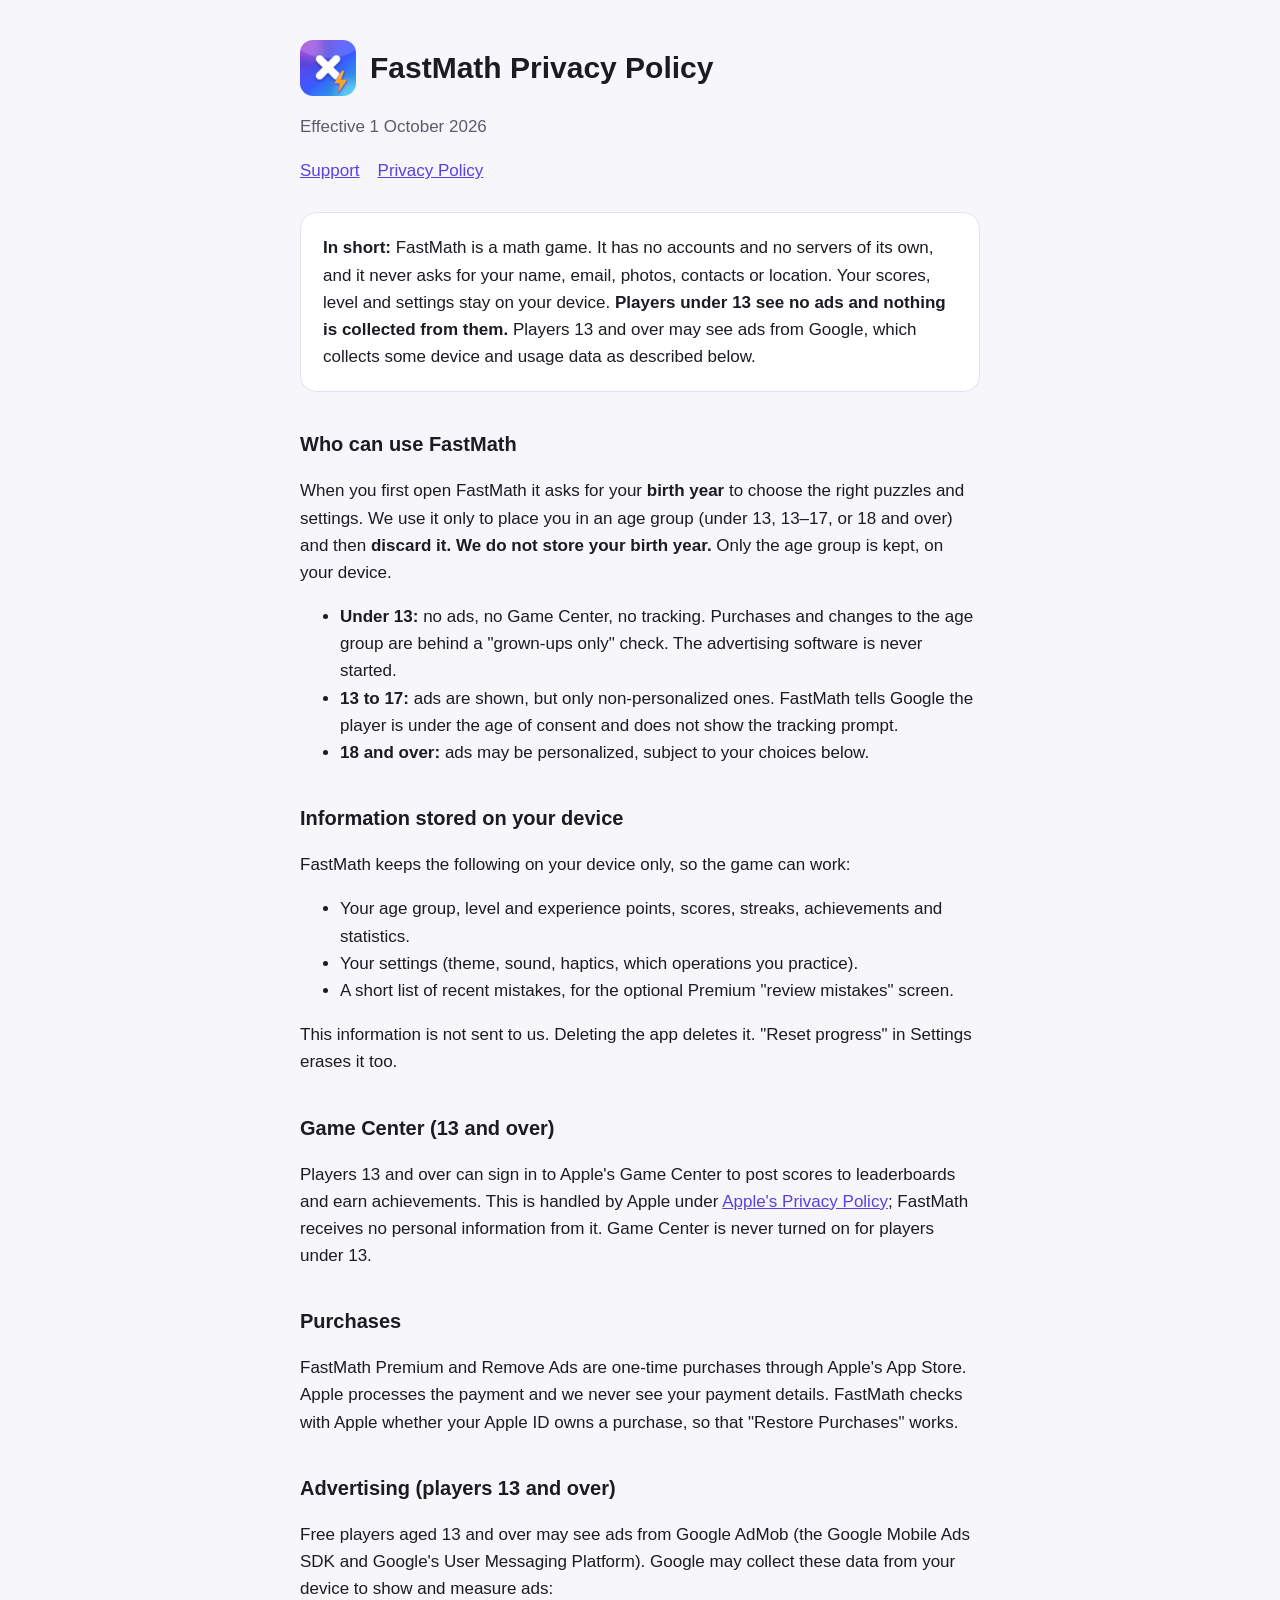
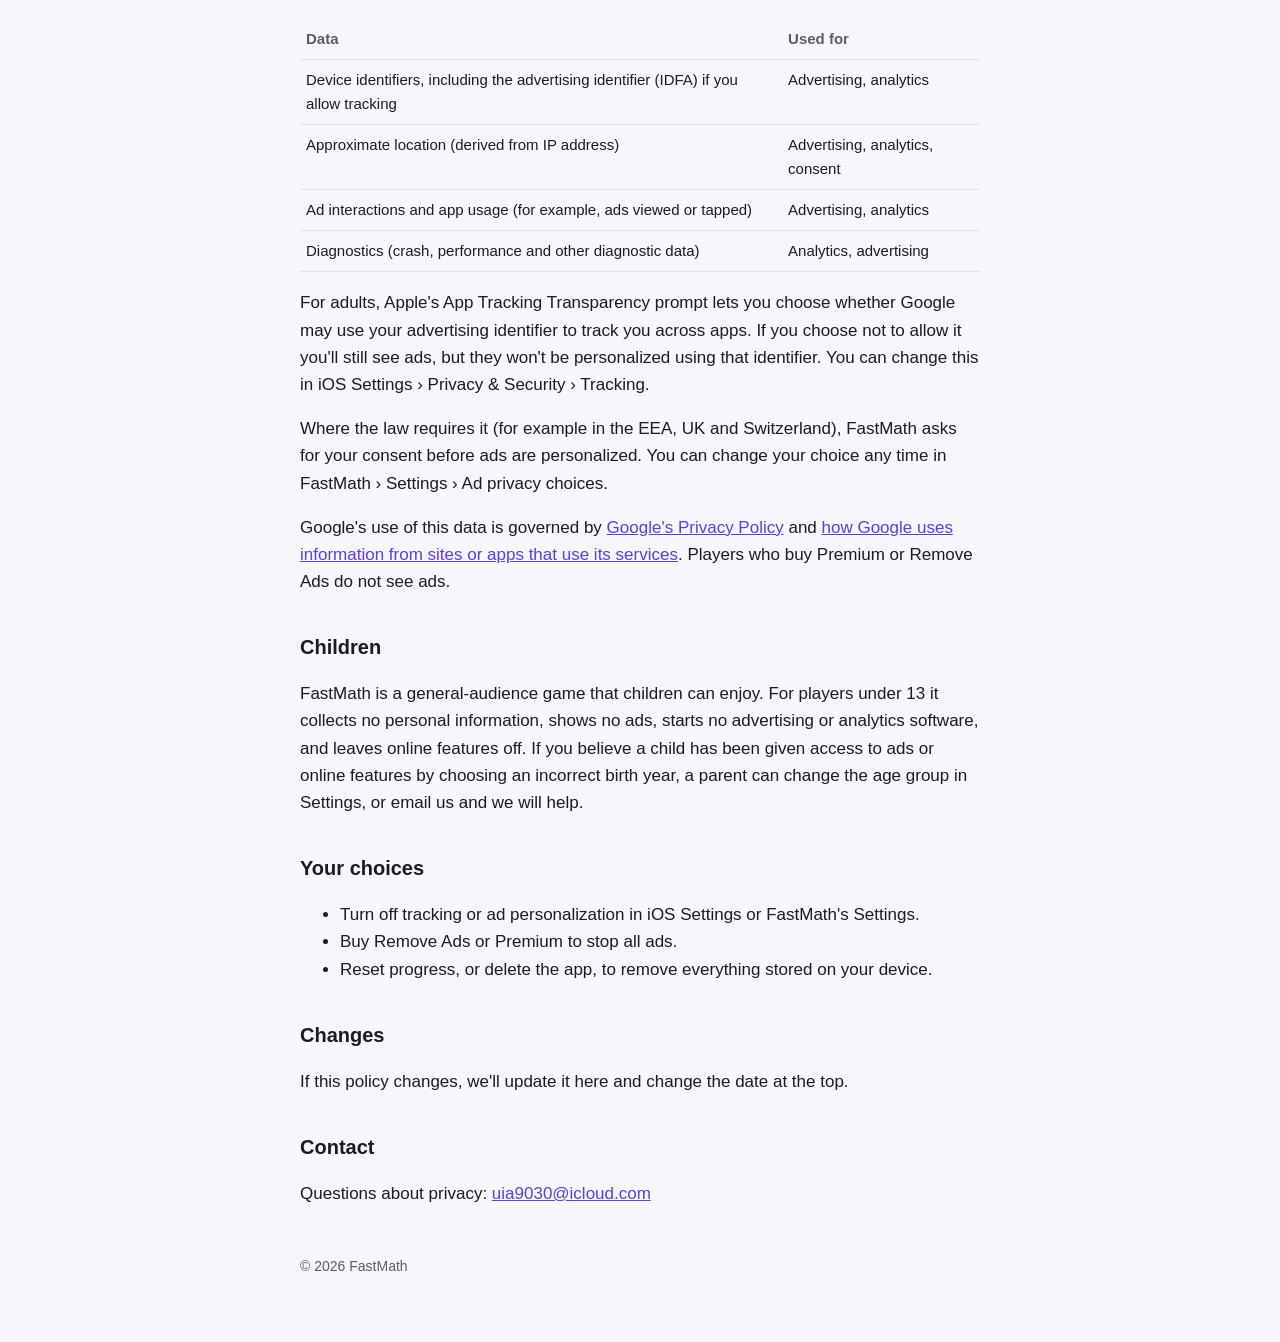
<file: fastmath/privacy.html>
<!DOCTYPE html>
<html lang="en">
<head>
<meta charset="utf-8">
<meta name="viewport" content="width=device-width, initial-scale=1">
<title>FastMath — Privacy Policy</title>
<link rel="stylesheet" href="../style.css">
</head>
<body>
<main>
  <header>
    <img src="icon.png" alt="">
    <h1>FastMath Privacy Policy</h1>
  </header>
  <p class="muted">Effective 1 October 2026</p>
  <nav><a href="index.html">Support</a><a href="privacy.html">Privacy Policy</a></nav>

  <div class="card">
    <p><strong>In short:</strong> FastMath is a math game. It has no accounts and no servers of its own,
    and it never asks for your name, email, photos, contacts or location. Your scores, level and settings
    stay on your device. <strong>Players under 13 see no ads and nothing is collected from them.</strong>
    Players 13 and over may see ads from Google, which collects some device and usage data as described below.</p>
  </div>

  <h2>Who can use FastMath</h2>
  <p>When you first open FastMath it asks for your <strong>birth year</strong> to choose the right puzzles and
  settings. We use it only to place you in an age group (under 13, 13–17, or 18 and over) and then
  <strong>discard it. We do not store your birth year.</strong> Only the age group is kept, on your device.</p>
  <ul>
    <li><strong>Under 13:</strong> no ads, no Game Center, no tracking. Purchases and changes to the age group are
    behind a "grown-ups only" check. The advertising software is never started.</li>
    <li><strong>13 to 17:</strong> ads are shown, but only non-personalized ones. FastMath tells Google the player
    is under the age of consent and does not show the tracking prompt.</li>
    <li><strong>18 and over:</strong> ads may be personalized, subject to your choices below.</li>
  </ul>

  <h2>Information stored on your device</h2>
  <p>FastMath keeps the following on your device only, so the game can work:</p>
  <ul>
    <li>Your age group, level and experience points, scores, streaks, achievements and statistics.</li>
    <li>Your settings (theme, sound, haptics, which operations you practice).</li>
    <li>A short list of recent mistakes, for the optional Premium "review mistakes" screen.</li>
  </ul>
  <p>This information is not sent to us. Deleting the app deletes it. "Reset progress" in Settings erases it too.</p>

  <h2>Game Center (13 and over)</h2>
  <p>Players 13 and over can sign in to Apple's Game Center to post scores to leaderboards and earn achievements.
  This is handled by Apple under <a href="https://www.apple.com/legal/privacy/">Apple's Privacy Policy</a>;
  FastMath receives no personal information from it. Game Center is never turned on for players under 13.</p>

  <h2>Purchases</h2>
  <p>FastMath Premium and Remove Ads are one-time purchases through Apple's App Store. Apple processes the payment
  and we never see your payment details. FastMath checks with Apple whether your Apple ID owns a purchase,
  so that "Restore Purchases" works.</p>

  <h2>Advertising (players 13 and over)</h2>
  <p>Free players aged 13 and over may see ads from Google AdMob (the Google Mobile Ads SDK and Google's User
  Messaging Platform). Google may collect these data from your device to show and measure ads:</p>
  <table>
    <tr><th>Data</th><th>Used for</th></tr>
    <tr><td>Device identifiers, including the advertising identifier (IDFA) if you allow tracking</td><td>Advertising, analytics</td></tr>
    <tr><td>Approximate location (derived from IP address)</td><td>Advertising, analytics, consent</td></tr>
    <tr><td>Ad interactions and app usage (for example, ads viewed or tapped)</td><td>Advertising, analytics</td></tr>
    <tr><td>Diagnostics (crash, performance and other diagnostic data)</td><td>Analytics, advertising</td></tr>
  </table>
  <p>For adults, Apple's App Tracking Transparency prompt lets you choose whether Google may use your advertising
  identifier to track you across apps. If you choose not to allow it you'll still see ads, but they won't be
  personalized using that identifier. You can change this in iOS Settings › Privacy &amp; Security › Tracking.</p>
  <p>Where the law requires it (for example in the EEA, UK and Switzerland), FastMath asks for your consent before
  ads are personalized. You can change your choice any time in FastMath › Settings › Ad privacy choices.</p>
  <p>Google's use of this data is governed by
  <a href="https://policies.google.com/privacy">Google's Privacy Policy</a> and
  <a href="https://policies.google.com/technologies/partner-sites">how Google uses information from sites or apps that use its services</a>.
  Players who buy Premium or Remove Ads do not see ads.</p>

  <h2>Children</h2>
  <p>FastMath is a general-audience game that children can enjoy. For players under 13 it collects no personal
  information, shows no ads, starts no advertising or analytics software, and leaves online features off.
  If you believe a child has been given access to ads or online features by choosing an incorrect birth year,
  a parent can change the age group in Settings, or email us and we will help.</p>

  <h2>Your choices</h2>
  <ul>
    <li>Turn off tracking or ad personalization in iOS Settings or FastMath's Settings.</li>
    <li>Buy Remove Ads or Premium to stop all ads.</li>
    <li>Reset progress, or delete the app, to remove everything stored on your device.</li>
  </ul>

  <h2>Changes</h2>
  <p>If this policy changes, we'll update it here and change the date at the top.</p>

  <h2>Contact</h2>
  <p>Questions about privacy: <a href="mailto:uia9030@icloud.com">uia9030@icloud.com</a></p>

  <footer>© 2026 FastMath</footer>
</main>
</body>
</html>
</file>
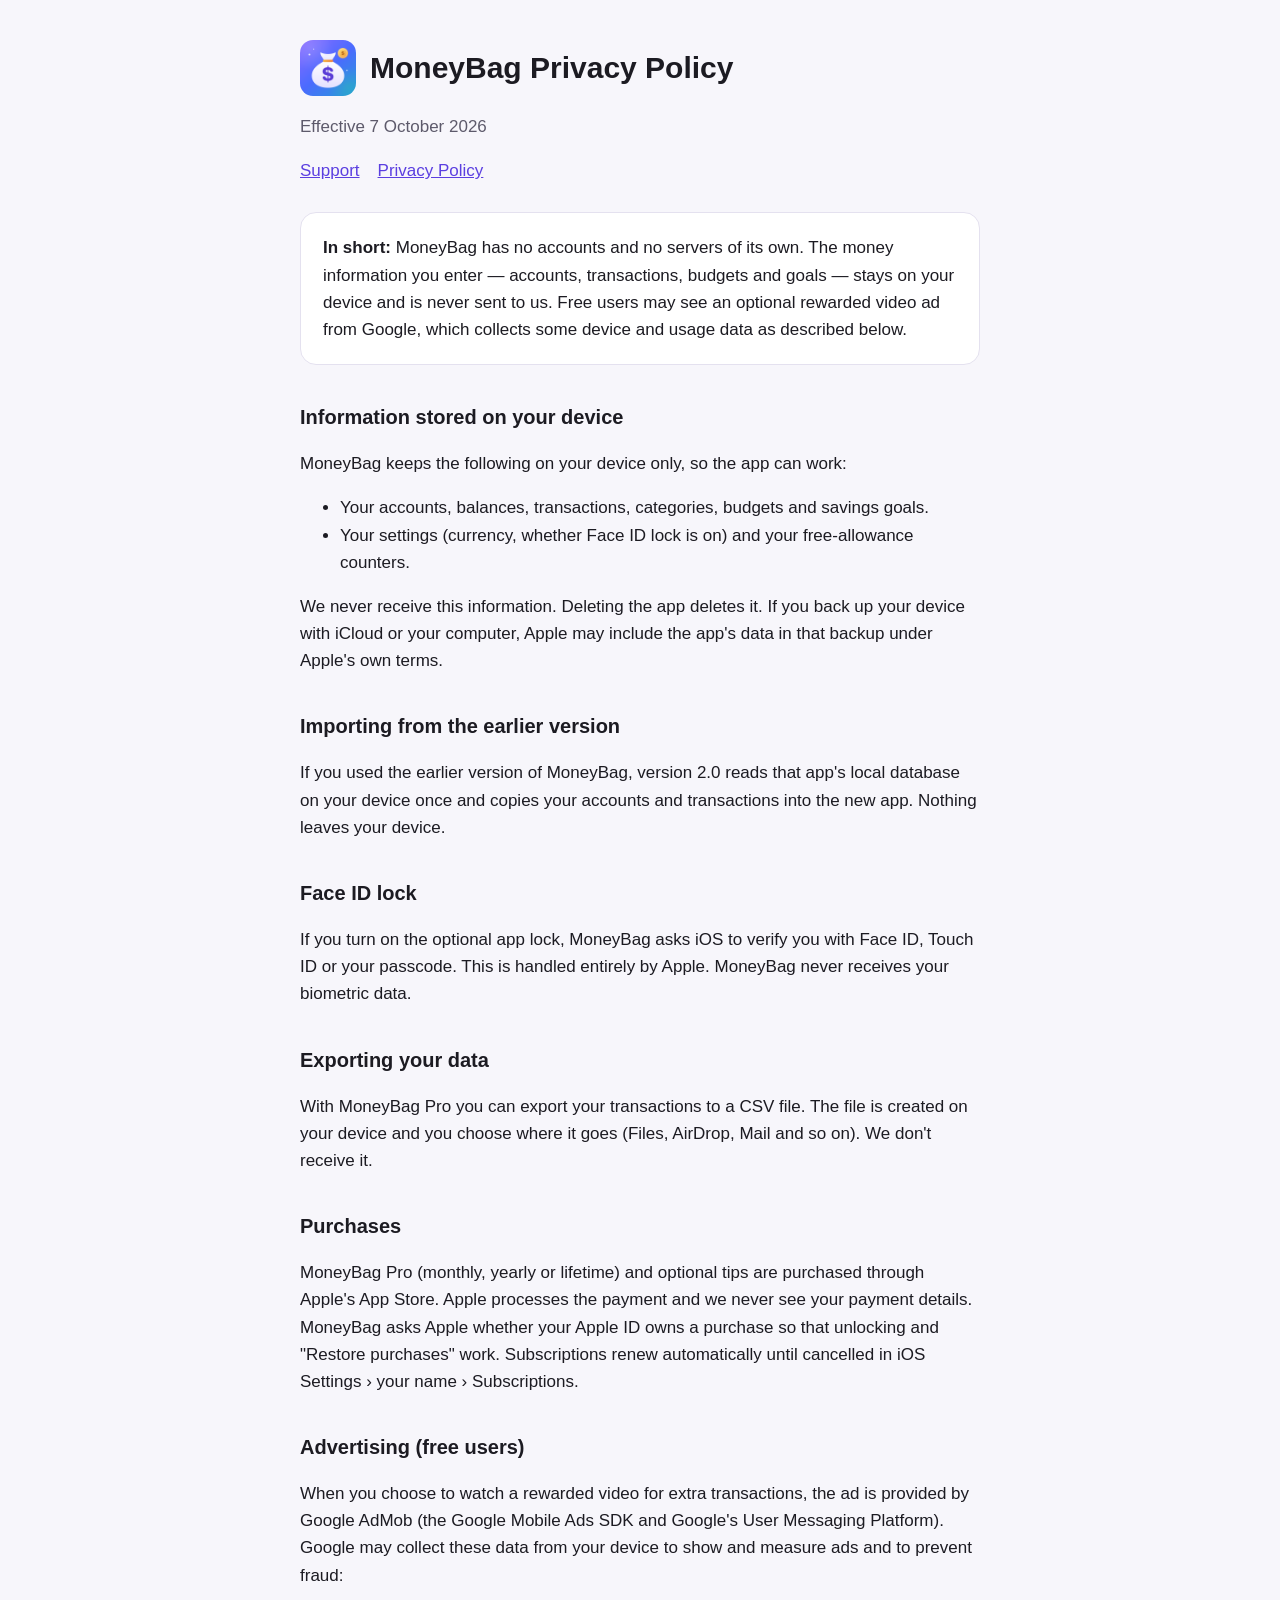
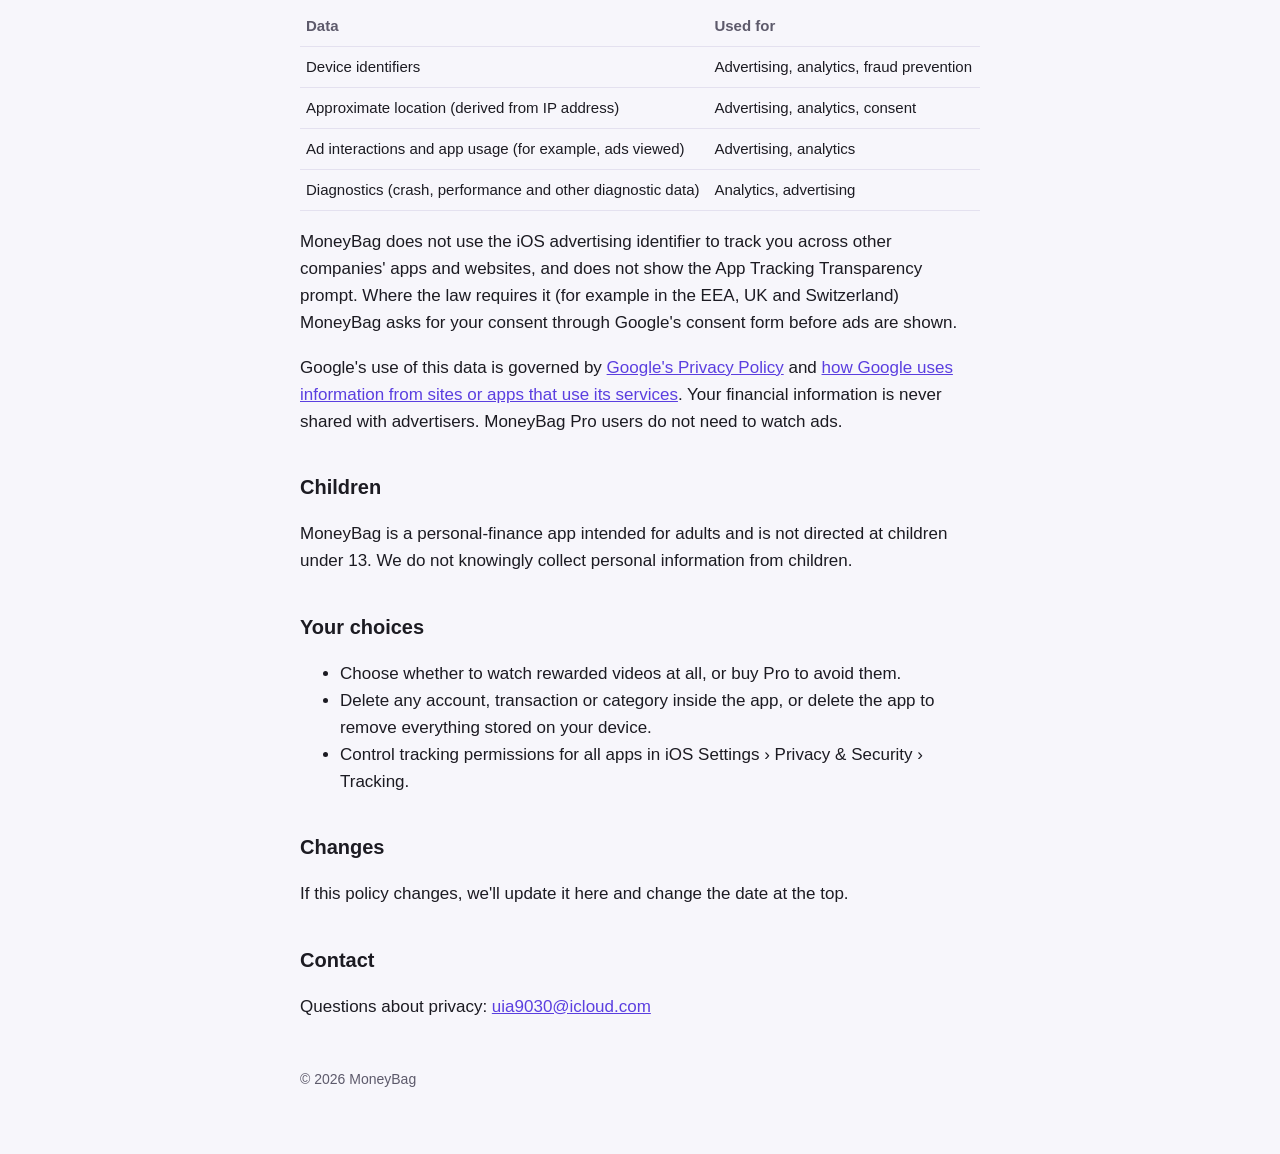
<file: moneybag/privacy.html>
<!DOCTYPE html>
<html lang="en">
<head>
<meta charset="utf-8">
<meta name="viewport" content="width=device-width, initial-scale=1">
<title>MoneyBag — Privacy Policy</title>
<link rel="stylesheet" href="../style.css">
</head>
<body>
<main>
  <header>
    <img src="icon.png" alt="">
    <h1>MoneyBag Privacy Policy</h1>
  </header>
  <p class="muted">Effective 7 October 2026</p>
  <nav><a href="index.html">Support</a><a href="privacy.html">Privacy Policy</a></nav>

  <div class="card">
    <p><strong>In short:</strong> MoneyBag has no accounts and no servers of its own. The money information you
    enter — accounts, transactions, budgets and goals — stays on your device and is never sent to us. Free users may
    see an optional rewarded video ad from Google, which collects some device and usage data as described below.</p>
  </div>

  <h2>Information stored on your device</h2>
  <p>MoneyBag keeps the following on your device only, so the app can work:</p>
  <ul>
    <li>Your accounts, balances, transactions, categories, budgets and savings goals.</li>
    <li>Your settings (currency, whether Face ID lock is on) and your free-allowance counters.</li>
  </ul>
  <p>We never receive this information. Deleting the app deletes it. If you back up your device with iCloud or your
  computer, Apple may include the app's data in that backup under Apple's own terms.</p>

  <h2>Importing from the earlier version</h2>
  <p>If you used the earlier version of MoneyBag, version 2.0 reads that app's local database on your device once and
  copies your accounts and transactions into the new app. Nothing leaves your device.</p>

  <h2>Face ID lock</h2>
  <p>If you turn on the optional app lock, MoneyBag asks iOS to verify you with Face ID, Touch ID or your passcode.
  This is handled entirely by Apple. MoneyBag never receives your biometric data.</p>

  <h2>Exporting your data</h2>
  <p>With MoneyBag Pro you can export your transactions to a CSV file. The file is created on your device and you
  choose where it goes (Files, AirDrop, Mail and so on). We don't receive it.</p>

  <h2>Purchases</h2>
  <p>MoneyBag Pro (monthly, yearly or lifetime) and optional tips are purchased through Apple's App Store. Apple
  processes the payment and we never see your payment details. MoneyBag asks Apple whether your Apple ID owns a
  purchase so that unlocking and "Restore purchases" work. Subscriptions renew automatically until cancelled in
  iOS Settings › your name › Subscriptions.</p>

  <h2>Advertising (free users)</h2>
  <p>When you choose to watch a rewarded video for extra transactions, the ad is provided by Google AdMob (the Google
  Mobile Ads SDK and Google's User Messaging Platform). Google may collect these data from your device to show and
  measure ads and to prevent fraud:</p>
  <table>
    <tr><th>Data</th><th>Used for</th></tr>
    <tr><td>Device identifiers</td><td>Advertising, analytics, fraud prevention</td></tr>
    <tr><td>Approximate location (derived from IP address)</td><td>Advertising, analytics, consent</td></tr>
    <tr><td>Ad interactions and app usage (for example, ads viewed)</td><td>Advertising, analytics</td></tr>
    <tr><td>Diagnostics (crash, performance and other diagnostic data)</td><td>Analytics, advertising</td></tr>
  </table>
  <p>MoneyBag does not use the iOS advertising identifier to track you across other companies' apps and websites, and does not
  show the App Tracking Transparency prompt. Where the law requires it (for example in the EEA, UK and Switzerland)
  MoneyBag asks for your consent through Google's consent form before ads are shown.</p>
  <p>Google's use of this data is governed by
  <a href="https://policies.google.com/privacy">Google's Privacy Policy</a> and
  <a href="https://policies.google.com/technologies/partner-sites">how Google uses information from sites or apps that use its services</a>.
  Your financial information is never shared with advertisers. MoneyBag Pro users do not need to watch ads.</p>

  <h2>Children</h2>
  <p>MoneyBag is a personal-finance app intended for adults and is not directed at children under 13. We do not knowingly
  collect personal information from children.</p>

  <h2>Your choices</h2>
  <ul>
    <li>Choose whether to watch rewarded videos at all, or buy Pro to avoid them.</li>
    <li>Delete any account, transaction or category inside the app, or delete the app to remove everything stored on your device.</li>
    <li>Control tracking permissions for all apps in iOS Settings › Privacy &amp; Security › Tracking.</li>
  </ul>

  <h2>Changes</h2>
  <p>If this policy changes, we'll update it here and change the date at the top.</p>

  <h2>Contact</h2>
  <p>Questions about privacy: <a href="mailto:uia9030@icloud.com">uia9030@icloud.com</a></p>

  <footer>© 2026 MoneyBag</footer>
</main>
</body>
</html>
</file>
<file: style.css>
:root {
  --bg: #f7f6fb;
  --card: #ffffff;
  --text: #1c1b22;
  --muted: #5d5a6b;
  --accent: #5b3fe0;
  --line: #e4e1ef;
}
@media (prefers-color-scheme: dark) {
  :root {
    --bg: #111016;
    --card: #1b1a22;
    --text: #f0eff5;
    --muted: #a7a3b8;
    --accent: #9b85ff;
    --line: #2c2a36;
  }
}
* { box-sizing: border-box; }
body {
  margin: 0;
  background: var(--bg);
  color: var(--text);
  font: 17px/1.6 -apple-system, BlinkMacSystemFont, "Segoe UI", Roboto, sans-serif;
}
main { max-width: 720px; margin: 0 auto; padding: 40px 20px 64px; }
header { display: flex; align-items: center; gap: 14px; margin-bottom: 8px; }
header img { width: 56px; height: 56px; border-radius: 13px; }
h1 { font-size: 30px; line-height: 1.2; margin: 0; }
h2 { font-size: 20px; margin: 36px 0 8px; }
p, li { color: var(--text); }
.muted { color: var(--muted); }
a { color: var(--accent); }
nav { margin: 8px 0 28px; display: flex; gap: 18px; flex-wrap: wrap; }
.card {
  background: var(--card);
  border: 1px solid var(--line);
  border-radius: 16px;
  padding: 4px 22px;
  margin: 18px 0;
}
table { width: 100%; border-collapse: collapse; font-size: 15px; }
th, td { text-align: left; padding: 8px 6px; border-bottom: 1px solid var(--line); vertical-align: top; }
th { color: var(--muted); font-weight: 600; }
footer { margin-top: 48px; font-size: 14px; color: var(--muted); }
</file>
